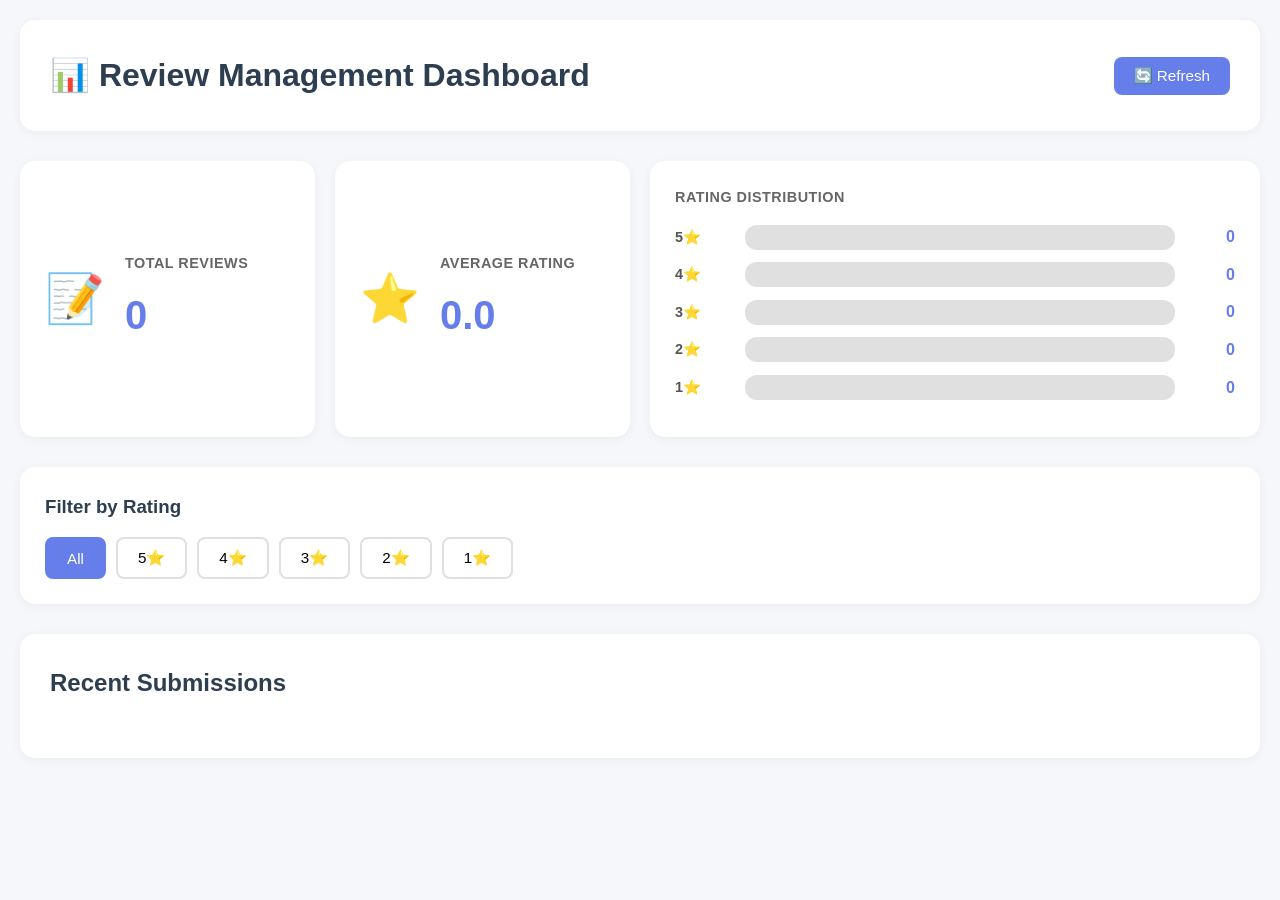
<file: task2/frontend/admin-dashboard/index.html>
<!DOCTYPE html>
<html lang="en">
<head>
    <meta charset="UTF-8">
    <meta name="viewport" content="width=device-width, initial-scale=1.0">
    <title>Admin Dashboard - Review Management</title>
    <link rel="stylesheet" href="style.css">
</head>
<body>
    <div class="dashboard">
        <header>
            <h1>📊 Review Management Dashboard</h1>
            <div class="header-actions">
                <button id="refreshBtn" class="refresh-btn">🔄 Refresh</button>
            </div>
        </header>

        <div class="analytics-section">
            <div class="stat-card">
                <div class="stat-icon">📝</div>
                <div class="stat-content">
                    <h3>Total Reviews</h3>
                    <p class="stat-value" id="totalReviews">0</p>
                </div>
            </div>

            <div class="stat-card">
                <div class="stat-icon">⭐</div>
                <div class="stat-content">
                    <h3>Average Rating</h3>
                    <p class="stat-value" id="avgRating">0.0</p>
                </div>
            </div>

            <div class="stat-card distribution-card">
                <div class="stat-content">
                    <h3>Rating Distribution</h3>
                    <div class="rating-bars" id="ratingBars">
                        <div class="rating-bar">
                            <span class="rating-label">5⭐</span>
                            <div class="bar-container">
                                <div class="bar" data-rating="5" style="width: 0%"></div>
                            </div>
                            <span class="rating-count" id="count5">0</span>
                        </div>
                        <div class="rating-bar">
                            <span class="rating-label">4⭐</span>
                            <div class="bar-container">
                                <div class="bar" data-rating="4" style="width: 0%"></div>
                            </div>
                            <span class="rating-count" id="count4">0</span>
                        </div>
                        <div class="rating-bar">
                            <span class="rating-label">3⭐</span>
                            <div class="bar-container">
                                <div class="bar" data-rating="3" style="width: 0%"></div>
                            </div>
                            <span class="rating-count" id="count3">0</span>
                        </div>
                        <div class="rating-bar">
                            <span class="rating-label">2⭐</span>
                            <div class="bar-container">
                                <div class="bar" data-rating="2" style="width: 0%"></div>
                            </div>
                            <span class="rating-count" id="count2">0</span>
                        </div>
                        <div class="rating-bar">
                            <span class="rating-label">1⭐</span>
                            <div class="bar-container">
                                <div class="bar" data-rating="1" style="width: 0%"></div>
                            </div>
                            <span class="rating-count" id="count1">0</span>
                        </div>
                    </div>
                </div>
            </div>
        </div>

        <div class="filters-section">
            <h3>Filter by Rating</h3>
            <div class="filter-buttons">
                <button class="filter-btn active" data-filter="all">All</button>
                <button class="filter-btn" data-filter="5">5⭐</button>
                <button class="filter-btn" data-filter="4">4⭐</button>
                <button class="filter-btn" data-filter="3">3⭐</button>
                <button class="filter-btn" data-filter="2">2⭐</button>
                <button class="filter-btn" data-filter="1">1⭐</button>
            </div>
        </div>

        <div class="submissions-section">
            <h2>Recent Submissions</h2>
            <div id="submissionsContainer" class="submissions-container">
                <!-- Submissions will be loaded here -->
            </div>
            
            <div id="emptyState" class="empty-state">
                <p>📭 No submissions yet</p>
                <p class="empty-subtitle">Submissions will appear here when users submit reviews</p>
            </div>

            <div id="loadingState" class="loading-state">
                <div class="spinner"></div>
                <p>Loading submissions...</p>
            </div>
        </div>
    </div>

    <script src="script.js"></script>
</body>
</html>
</file>
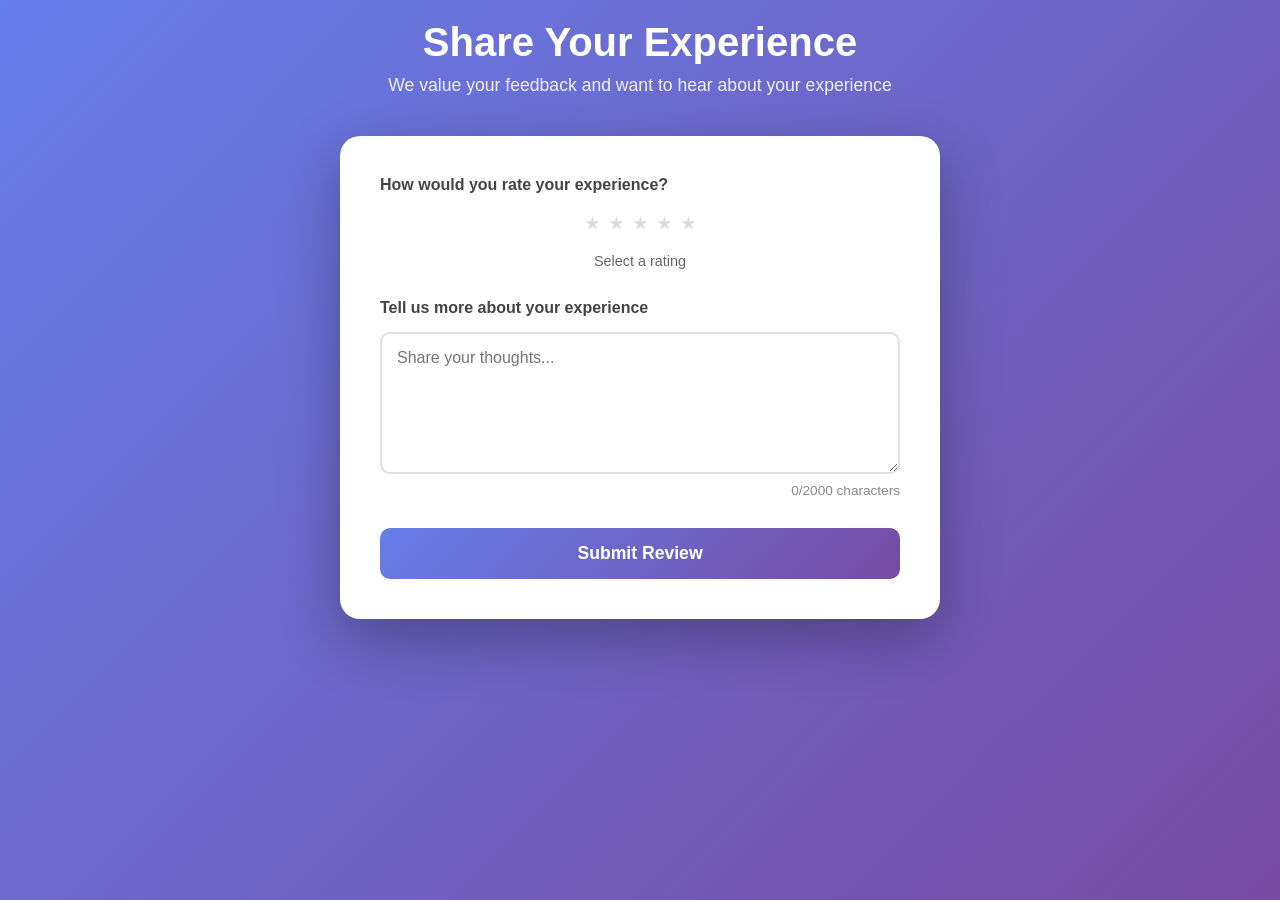
<file: task2/frontend/user-dashboard/index.html>
<!DOCTYPE html>
<html lang="en">
<head>
    <meta charset="UTF-8">
    <meta name="viewport" content="width=device-width, initial-scale=1.0">
    <title>Submit Your Review</title>
    <link rel="stylesheet" href="style.css">
</head>
<body>
    <div class="container">
        <header>
            <h1>Share Your Experience</h1>
            <p>We value your feedback and want to hear about your experience</p>
        </header>

        <main>
            <div class="review-form" id="reviewForm">
                <div class="form-group">
                    <label for="rating">How would you rate your experience?</label>
                    <div class="star-rating">
                        <input type="radio" id="star5" name="rating" value="5">
                        <label for="star5" title="5 stars">★</label>
                        
                        <input type="radio" id="star4" name="rating" value="4">
                        <label for="star4" title="4 stars">★</label>
                        
                        <input type="radio" id="star3" name="rating" value="3">
                        <label for="star3" title="3 stars">★</label>
                        
                        <input type="radio" id="star2" name="rating" value="2">
                        <label for="star2" title="2 stars">★</label>
                        
                        <input type="radio" id="star1" name="rating" value="1">
                        <label for="star1" title="1 star">★</label>
                    </div>
                    <p class="rating-text" id="ratingText">Select a rating</p>
                </div>

                <div class="form-group">
                    <label for="review">Tell us more about your experience</label>
                    <textarea 
                        id="review" 
                        name="review" 
                        rows="6" 
                        placeholder="Share your thoughts..."
                        maxlength="2000"
                    ></textarea>
                    <p class="char-count"><span id="charCount">0</span>/2000 characters</p>
                </div>

                <button type="submit" id="submitBtn" class="submit-btn">
                    Submit Review
                </button>
            </div>

            <div class="response-container" id="responseContainer" style="display: none;">
                <div class="response-box">
                    <h2>Thank you for your feedback!</h2>
                    <div id="aiResponse" class="ai-response"></div>
                    <button id="submitAnother" class="secondary-btn">Submit Another Review</button>
                </div>
            </div>

            <div class="error-container" id="errorContainer" style="display: none;">
                <div class="error-box">
                    <h2>Oops! Something went wrong</h2>
                    <p id="errorMessage"></p>
                    <button id="tryAgain" class="secondary-btn">Try Again</button>
                </div>
            </div>

            <div class="loading" id="loading" style="display: none;">
                <div class="spinner"></div>
                <p>Processing your review...</p>
            </div>
        </main>
    </div>

    <script src="script.js"></script>
</body>
</html>
</file>
<file: task2/frontend/admin-dashboard/style.css>
/* Admin Dashboard Styles */

* {
    margin: 0;
    padding: 0;
    box-sizing: border-box;
}

body {
    font-family: -apple-system, BlinkMacSystemFont, 'Segoe UI', Roboto, 'Helvetica Neue', Arial, sans-serif;
    background: #f5f7fa;
    color: #333;
    line-height: 1.6;
}

.dashboard {
    max-width: 1400px;
    margin: 0 auto;
    padding: 20px;
}

/* Header */
header {
    background: white;
    padding: 30px;
    border-radius: 15px;
    box-shadow: 0 2px 10px rgba(0, 0, 0, 0.05);
    margin-bottom: 30px;
    display: flex;
    justify-content: space-between;
    align-items: center;
}

header h1 {
    font-size: 2rem;
    color: #2c3e50;
}

.refresh-btn {
    padding: 10px 20px;
    background: #667eea;
    color: white;
    border: none;
    border-radius: 8px;
    font-size: 0.95rem;
    cursor: pointer;
    transition: all 0.3s;
}

.refresh-btn:hover {
    background: #5568d3;
    transform: translateY(-2px);
}

/* Analytics Section */
.analytics-section {
    display: grid;
    grid-template-columns: repeat(auto-fit, minmax(280px, 1fr));
    gap: 20px;
    margin-bottom: 30px;
}

.stat-card {
    background: white;
    padding: 25px;
    border-radius: 15px;
    box-shadow: 0 2px 10px rgba(0, 0, 0, 0.05);
    display: flex;
    align-items: center;
    gap: 20px;
}

.stat-icon {
    font-size: 3rem;
}

.stat-content h3 {
    font-size: 0.9rem;
    color: #666;
    margin-bottom: 8px;
    text-transform: uppercase;
    letter-spacing: 0.5px;
}

.stat-value {
    font-size: 2.5rem;
    font-weight: 700;
    color: #667eea;
}

.distribution-card {
    grid-column: span 2;
    flex-direction: column;
    align-items: stretch;
}

.rating-bars {
    margin-top: 15px;
}

.rating-bar {
    display: grid;
    grid-template-columns: 60px 1fr 50px;
    align-items: center;
    gap: 10px;
    margin-bottom: 12px;
}

.rating-label {
    font-size: 0.9rem;
    font-weight: 600;
    color: #555;
}

.bar-container {
    background: #e0e0e0;
    height: 25px;
    border-radius: 12px;
    overflow: hidden;
}

.bar {
    height: 100%;
    background: linear-gradient(135deg, #667eea 0%, #764ba2 100%);
    transition: width 0.5s ease;
    border-radius: 12px;
}

.rating-count {
    text-align: right;
    font-weight: 600;
    color: #667eea;
}

/* Filters Section */
.filters-section {
    background: white;
    padding: 25px;
    border-radius: 15px;
    box-shadow: 0 2px 10px rgba(0, 0, 0, 0.05);
    margin-bottom: 30px;
}

.filters-section h3 {
    margin-bottom: 15px;
    color: #2c3e50;
}

.filter-buttons {
    display: flex;
    gap: 10px;
    flex-wrap: wrap;
}

.filter-btn {
    padding: 10px 20px;
    border: 2px solid #e0e0e0;
    background: white;
    border-radius: 8px;
    font-size: 0.95rem;
    cursor: pointer;
    transition: all 0.3s;
    font-weight: 500;
}

.filter-btn:hover {
    border-color: #667eea;
    color: #667eea;
}

.filter-btn.active {
    background: #667eea;
    color: white;
    border-color: #667eea;
}

/* Submissions Section */
.submissions-section {
    background: white;
    padding: 30px;
    border-radius: 15px;
    box-shadow: 0 2px 10px rgba(0, 0, 0, 0.05);
}

.submissions-section h2 {
    margin-bottom: 25px;
    color: #2c3e50;
}

.submissions-container {
    display: flex;
    flex-direction: column;
    gap: 20px;
}

.submission-card {
    border: 2px solid #e0e0e0;
    border-radius: 12px;
    padding: 25px;
    transition: all 0.3s;
}

.submission-card:hover {
    border-color: #667eea;
    box-shadow: 0 5px 15px rgba(102, 126, 234, 0.1);
}

.submission-header {
    display: flex;
    justify-content: space-between;
    align-items: center;
    margin-bottom: 15px;
    padding-bottom: 15px;
    border-bottom: 1px solid #e0e0e0;
}

.rating-badge {
    display: inline-flex;
    align-items: center;
    gap: 5px;
    padding: 8px 15px;
    border-radius: 20px;
    font-weight: 600;
    font-size: 1.1rem;
}

.rating-5 { background: #4caf50; color: white; }
.rating-4 { background: #8bc34a; color: white; }
.rating-3 { background: #ffc107; color: #333; }
.rating-2 { background: #ff9800; color: white; }
.rating-1 { background: #f44336; color: white; }

.timestamp {
    color: #888;
    font-size: 0.9rem;
}

.submission-content {
    margin-bottom: 20px;
}

.content-section {
    margin-bottom: 20px;
}

.content-section h4 {
    font-size: 0.85rem;
    color: #888;
    text-transform: uppercase;
    letter-spacing: 0.5px;
    margin-bottom: 8px;
}

.review-text {
    background: #f9f9f9;
    padding: 15px;
    border-radius: 8px;
    color: #555;
    line-height: 1.6;
}

.summary-text {
    color: #555;
    font-style: italic;
}

.actions-text {
    background: #fff3cd;
    padding: 15px;
    border-radius: 8px;
    border-left: 4px solid #ffc107;
    color: #555;
}

.ai-response-text {
    background: #e3f2fd;
    padding: 15px;
    border-radius: 8px;
    border-left: 4px solid #667eea;
    color: #555;
}

/* Empty State */
.empty-state {
    text-align: center;
    padding: 60px 20px;
    color: #999;
}

.empty-state p:first-child {
    font-size: 3rem;
    margin-bottom: 15px;
}

.empty-subtitle {
    font-size: 1rem;
    color: #bbb;
}

/* Loading State */
.loading-state {
    text-align: center;
    padding: 60px 20px;
}

.spinner {
    width: 50px;
    height: 50px;
    margin: 0 auto 20px;
    border: 4px solid #f3f3f3;
    border-top: 4px solid #667eea;
    border-radius: 50%;
    animation: spin 1s linear infinite;
}

@keyframes spin {
    0% { transform: rotate(0deg); }
    100% { transform: rotate(360deg); }
}

.loading-state p {
    color: #888;
    font-size: 1rem;
}

/* Responsive Design */
@media (max-width: 768px) {
    .dashboard {
        padding: 10px;
    }

    header {
        flex-direction: column;
        gap: 15px;
        text-align: center;
    }

    header h1 {
        font-size: 1.5rem;
    }

    .analytics-section {
        grid-template-columns: 1fr;
    }

    .distribution-card {
        grid-column: span 1;
    }

    .submission-header {
        flex-direction: column;
        align-items: flex-start;
        gap: 10px;
    }

    .filter-buttons {
        justify-content: center;
    }
}
</file>
<file: task2/frontend/user-dashboard/style.css>
/* User Dashboard Styles */

* {
    margin: 0;
    padding: 0;
    box-sizing: border-box;
}

body {
    font-family: -apple-system, BlinkMacSystemFont, 'Segoe UI', Roboto, 'Helvetica Neue', Arial, sans-serif;
    background: linear-gradient(135deg, #667eea 0%, #764ba2 100%);
    min-height: 100vh;
    padding: 20px;
    color: #333;
}

.container {
    max-width: 600px;
    margin: 0 auto;
}

header {
    text-align: center;
    color: white;
    margin-bottom: 40px;
}

header h1 {
    font-size: 2.5rem;
    margin-bottom: 10px;
    font-weight: 700;
}

header p {
    font-size: 1.1rem;
    opacity: 0.9;
}

main {
    background: white;
    border-radius: 20px;
    padding: 40px;
    box-shadow: 0 20px 60px rgba(0, 0, 0, 0.3);
}

.form-group {
    margin-bottom: 30px;
}

label {
    display: block;
    font-size: 1rem;
    font-weight: 600;
    margin-bottom: 15px;
    color: #444;
}

/* Star Rating Styles */
.star-rating {
    display: flex;
    flex-direction: row-reverse;
    justify-content: center;
    gap: 10px;
    font-size: 3rem;
    margin: 20px 0;
}

.star-rating input[type="radio"] {
    display: none;
}

.star-rating label {
    cursor: pointer;
    color: #ddd;
    transition: color 0.2s;
    margin: 0;
}

.star-rating input[type="radio"]:checked ~ label,
.star-rating label:hover,
.star-rating label:hover ~ label {
    color: #ffc107;
}

.rating-text {
    text-align: center;
    color: #666;
    font-size: 0.9rem;
    margin-top: 10px;
}

/* Textarea Styles */
textarea {
    width: 100%;
    padding: 15px;
    border: 2px solid #e0e0e0;
    border-radius: 10px;
    font-size: 1rem;
    font-family: inherit;
    resize: vertical;
    transition: border-color 0.3s;
}

textarea:focus {
    outline: none;
    border-color: #667eea;
}

.char-count {
    text-align: right;
    font-size: 0.85rem;
    color: #888;
    margin-top: 5px;
}

/* Button Styles */
.submit-btn, .secondary-btn {
    width: 100%;
    padding: 15px;
    border: none;
    border-radius: 10px;
    font-size: 1.1rem;
    font-weight: 600;
    cursor: pointer;
    transition: all 0.3s;
}

.submit-btn {
    background: linear-gradient(135deg, #667eea 0%, #764ba2 100%);
    color: white;
}

.submit-btn:hover:not(:disabled) {
    transform: translateY(-2px);
    box-shadow: 0 10px 20px rgba(102, 126, 234, 0.4);
}

.submit-btn:disabled {
    opacity: 0.6;
    cursor: not-allowed;
}

.secondary-btn {
    background: #f5f5f5;
    color: #667eea;
    margin-top: 20px;
}

.secondary-btn:hover {
    background: #e0e0e0;
}

/* Response Container */
.response-container, .error-container {
    text-align: center;
}

.response-box, .error-box {
    padding: 20px;
}

.response-box h2 {
    color: #4caf50;
    margin-bottom: 20px;
}

.error-box h2 {
    color: #f44336;
    margin-bottom: 20px;
}

.ai-response {
    background: #f9f9f9;
    padding: 20px;
    border-radius: 10px;
    margin: 20px 0;
    text-align: left;
    line-height: 1.6;
    color: #555;
}

.error-box p {
    color: #666;
    margin-bottom: 20px;
}

/* Loading Spinner */
.loading {
    text-align: center;
    padding: 40px;
}

.spinner {
    width: 50px;
    height: 50px;
    margin: 0 auto 20px;
    border: 4px solid #f3f3f3;
    border-top: 4px solid #667eea;
    border-radius: 50%;
    animation: spin 1s linear infinite;
}

@keyframes spin {
    0% { transform: rotate(0deg); }
    100% { transform: rotate(360deg); }
}

.loading p {
    color: #666;
    font-size: 1rem;
}

/* Responsive Design */
@media (max-width: 768px) {
    body {
        padding: 10px;
    }

    header h1 {
        font-size: 2rem;
    }

    main {
        padding: 25px;
    }

    .star-rating {
        font-size: 2.5rem;
    }
}
</file>
